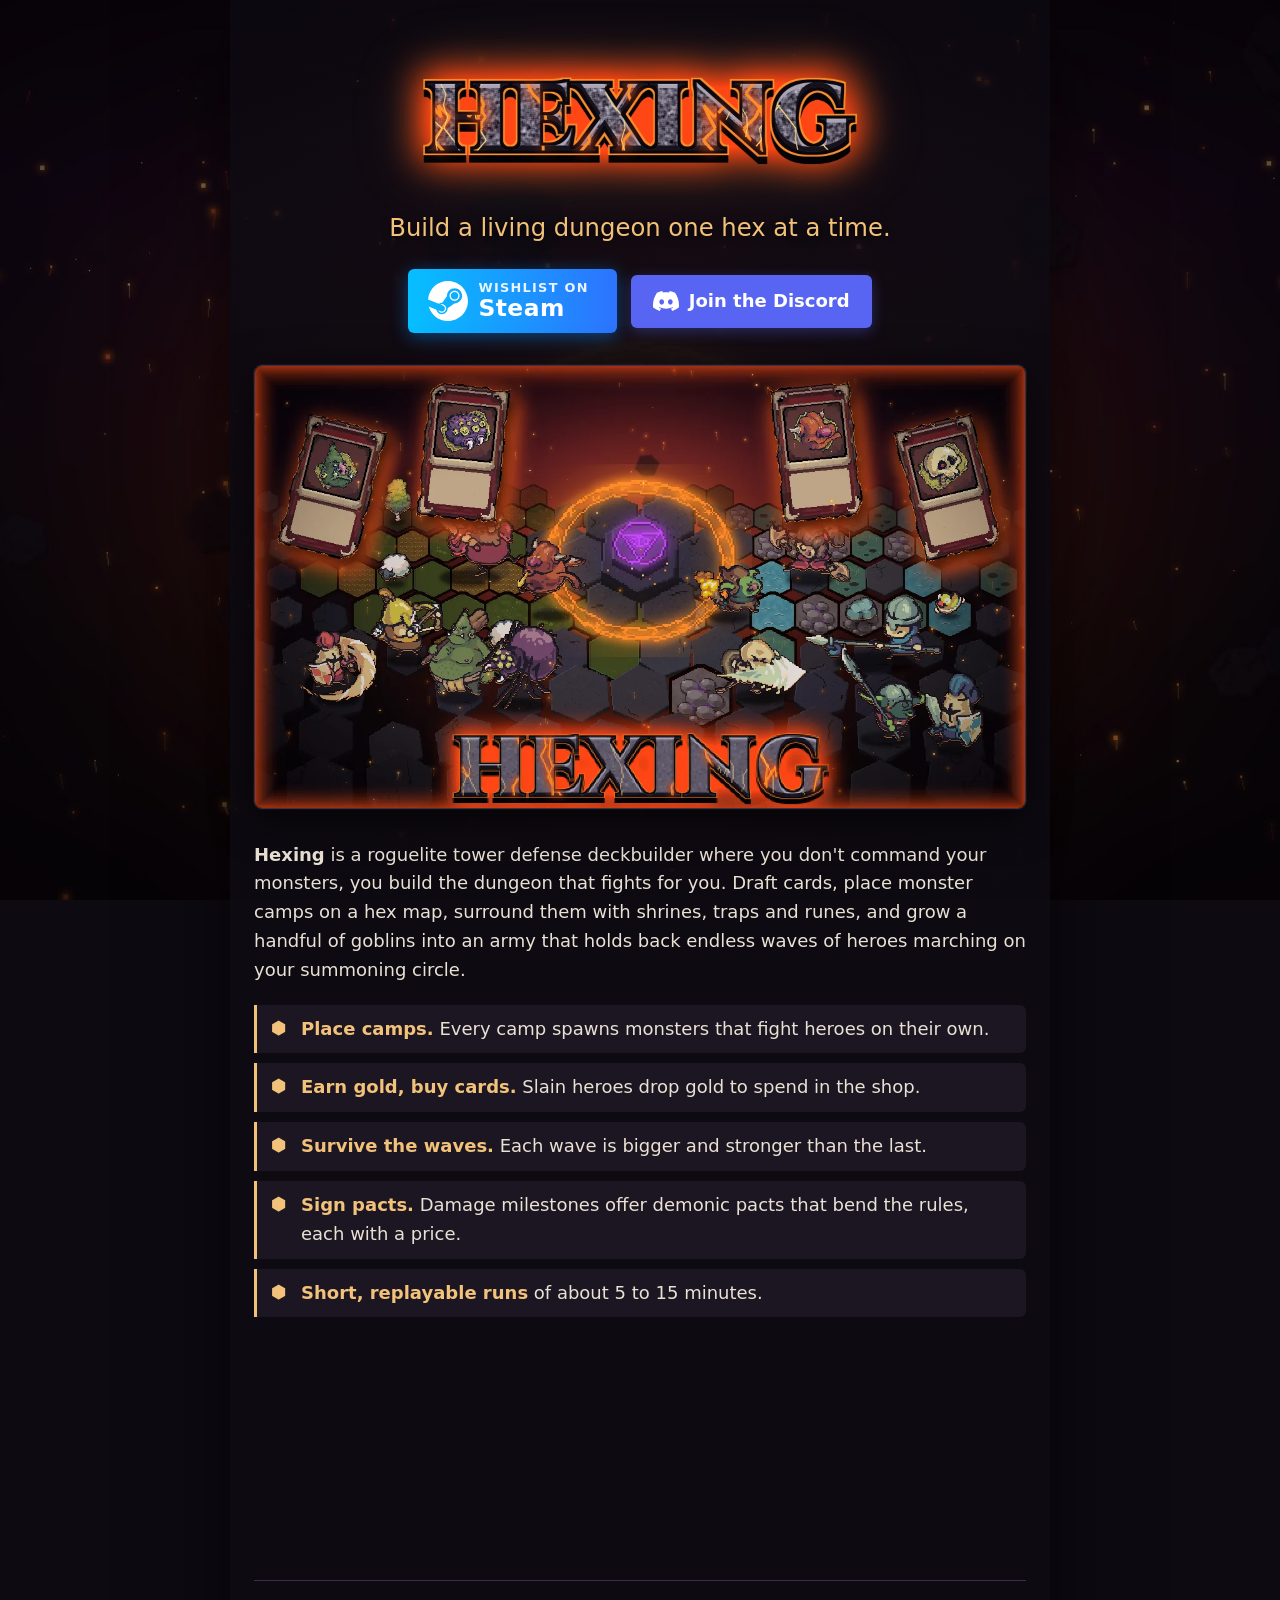
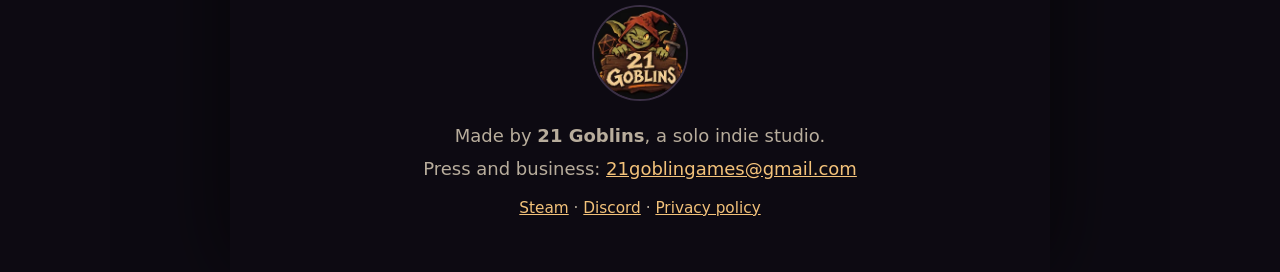
<file: index.html>
<!DOCTYPE html>
<html lang="en">
<head>
<meta charset="utf-8">
<meta name="viewport" content="width=device-width, initial-scale=1">
<title>Hexing by 21 Goblins: a roguelite tower defense deckbuilder</title>
<meta name="description" content="Build a living dungeon one hex at a time. Place monster camps, shrines, and traps, grow a few goblins into an army, and hold back endless hero waves in this roguelite tower defense deckbuilder.">
<link rel="canonical" href="https://21goblingames.github.io/">
<meta name="theme-color" content="#0d0a12">
<meta property="og:type" content="website">
<meta property="og:site_name" content="21 Goblins">
<meta property="og:title" content="Hexing: a roguelite tower defense deckbuilder">
<meta property="og:description" content="Build a living dungeon one hex at a time. Wishlist Hexing on Steam.">
<meta property="og:image" content="https://21goblingames.github.io/img/og.jpg">
<meta property="og:image:width" content="920">
<meta property="og:image:height" content="430">
<meta property="og:url" content="https://21goblingames.github.io/">
<meta name="twitter:card" content="summary_large_image">
<meta name="twitter:image" content="https://21goblingames.github.io/img/og.jpg">
<link rel="icon" type="image/png" href="img/favicon.png">
<link rel="apple-touch-icon" href="img/apple-touch-icon.png">
<link rel="preload" as="image" href="img/hexing-logo.webp" fetchpriority="high">
<link rel="stylesheet" href="style.css">
<script type="application/ld+json">
{"@context":"https://schema.org","@type":"VideoGame","name":"Hexing","url":"https://21goblingames.github.io/","image":"https://21goblingames.github.io/img/og.jpg","description":"A roguelite tower defense deckbuilder: build a living dungeon one hex at a time.","genre":["Roguelite","Tower defense","Deckbuilder"],"gamePlatform":"PC","operatingSystem":"Windows","author":{"@type":"Organization","name":"21 Goblins","email":"21goblingames@gmail.com"},"sameAs":["https://store.steampowered.com/app/4998470/Hexing/","https://21goblingames.github.io/discord"]}
</script>
</head>
<body>
<main>
  <header class="hero">
    <h1><img class="logo" src="img/hexing-logo.webp" alt="Hexing" width="1040" height="333" fetchpriority="high"></h1>
    <p class="tagline">Build a living dungeon one hex at a time.</p>
    <div class="buttons">
      <a class="btn steam" href="https://store.steampowered.com/app/4998470/Hexing/" aria-label="Wishlist Hexing on Steam"><img src="img/steam.svg" alt="" width="40" height="40"><span><small>Wishlist on </small>Steam</span></a>
      <a class="btn discord" href="https://21goblingames.github.io/discord"><img src="img/discord.svg" alt="" width="26" height="26">Join the Discord</a>
    </div>
  </header>

  <img class="capsule" src="img/main-capsule.webp" alt="The Hexing board: monster camps and heroes fighting on a hex map around the summoning circle" width="1232" height="706" decoding="async">

  <section>
    <p class="lead"><strong>Hexing</strong> is a roguelite tower defense deckbuilder where you don't command your monsters, you build the dungeon that fights for you. Draft cards, place monster camps on a hex map, surround them with shrines, traps and runes, and grow a handful of goblins into an army that holds back endless waves of heroes marching on your summoning circle.</p>
    <ul class="features">
      <li><strong>Place camps.</strong> Every camp spawns monsters that fight heroes on their own.</li>
      <li><strong>Earn gold, buy cards.</strong> Slain heroes drop gold to spend in the shop.</li>
      <li><strong>Survive the waves.</strong> Each wave is bigger and stronger than the last.</li>
      <li><strong>Sign pacts.</strong> Damage milestones offer demonic pacts that bend the rules, each with a price.</li>
      <li><strong>Short, replayable runs</strong> of about 5 to 15 minutes.</li>
    </ul>
  </section>

  <section class="widget">
    <iframe src="https://store.steampowered.com/widget/4998470/" title="Hexing on Steam" width="646" height="190" loading="lazy"></iframe>
  </section>

  <footer>
    <img class="studio" src="img/21goblins.webp" alt="21 Goblins" width="96" height="96" loading="lazy">
    <p>Made by <strong>21 Goblins</strong>, a solo indie studio.</p>
    <p>Press and business: <a href="mailto:21goblingames@gmail.com">21goblingames@gmail.com</a></p>
    <p class="small"><a href="https://store.steampowered.com/app/4998470/Hexing/">Steam</a> · <a href="https://21goblingames.github.io/discord">Discord</a> · <a href="https://21goblingames.github.io/hexing-privacy/">Privacy policy</a></p>
  </footer>
</main>
</body>
</html>
</file>
<file: style.css>
* { box-sizing: border-box; }
html { background: #0d0a12 url("img/background.jpg") center top / cover fixed; }
body {
  margin: 0;
  color: #e9e1d4;
  font: 18px/1.6 system-ui, "Segoe UI", Roboto, sans-serif;
  -webkit-font-smoothing: antialiased;
}
main {
  max-width: 820px;
  margin: 0 auto;
  padding: 32px 24px 48px;
  background: linear-gradient(180deg, rgba(13, 10, 18, .6), rgba(13, 10, 18, .88) 320px);
  min-height: 100vh;
  box-shadow: 0 0 80px rgba(0, 0, 0, .6);
}
.hero { text-align: center; animation: rise .7s ease-out both; }
h1 { margin: 0; line-height: 0; }
.logo {
  width: min(520px, 90%);
  height: auto;
  filter: drop-shadow(0 0 24px rgba(243, 194, 122, .25)) drop-shadow(0 4px 8px rgba(0, 0, 0, .7));
}
.tagline {
  font-size: 1.35em;
  margin: 10px 0 22px;
  color: #f3c27a;
  text-wrap: balance;
  text-shadow: 0 2px 8px rgba(0, 0, 0, .8);
}
.buttons { display: flex; gap: 14px; justify-content: center; align-items: center; flex-wrap: wrap; }
.btn {
  display: inline-flex;
  align-items: center;
  gap: 10px;
  padding: 12px 22px;
  border-radius: 6px;
  color: #fff;
  font-weight: 700;
  text-decoration: none;
  transition: transform .12s, filter .12s, box-shadow .12s;
}
.btn img { width: 26px; height: 26px; filter: invert(1); }
.btn:hover { filter: brightness(1.12); transform: translateY(-2px); }
.btn:focus-visible, a:focus-visible { outline: 3px solid #f3c27a; outline-offset: 3px; }
.btn.steam {
  padding: 12px 28px 12px 20px;
  background: linear-gradient(90deg, #06bfff, #2d73ff);
  box-shadow: 0 4px 18px rgba(6, 140, 255, .45);
  font-size: 1.3em;
  line-height: 1.1;
}
.btn.steam img { width: 40px; height: 40px; }
.btn.steam span { display: flex; flex-direction: column; text-align: left; letter-spacing: .02em; }
.btn.steam small { font-size: .55em; font-weight: 600; text-transform: uppercase; letter-spacing: .1em; opacity: .9; }
.btn.steam:hover { box-shadow: 0 6px 24px rgba(6, 140, 255, .65); }
.btn.discord { background: #5865f2; box-shadow: 0 4px 14px rgba(88, 101, 242, .35); }
.capsule {
  display: block;
  width: 100%;
  height: auto;
  margin: 32px 0;
  border-radius: 8px;
  border: 1px solid #3a2f44;
  box-shadow: 0 10px 40px rgba(0, 0, 0, .65), 0 0 0 1px rgba(243, 194, 122, .08);
  animation: rise .7s .15s ease-out both;
}
.lead { margin-top: 0; }
.features { list-style: none; padding: 0; margin: 20px 0; }
.features li {
  position: relative;
  margin: 10px 0;
  padding: 10px 14px 10px 44px;
  background: rgba(58, 47, 68, .35);
  border-left: 3px solid #f3c27a;
  border-radius: 0 6px 6px 0;
}
.features li::before {
  content: "\2B22";
  position: absolute;
  left: 14px;
  top: 9px;
  color: #f3c27a;
}
.features strong { color: #f3c27a; }
.widget { text-align: center; margin: 32px 0; }
.widget iframe { max-width: 100%; border: 0; }
footer { text-align: center; border-top: 1px solid #3a2f44; padding-top: 24px; color: #b8ad9c; }
footer p { margin: 4px 0; }
.studio { width: 96px; height: 96px; object-fit: cover; border-radius: 50%; margin-bottom: 8px; border: 2px solid #3a2f44; }
.small { font-size: 0.85em; margin-top: 12px !important; }
a { color: #f3c27a; }
a:hover { color: #ffd9a0; }
@keyframes rise { from { opacity: 0; transform: translateY(12px); } }
@media (max-width: 560px) {
  body { font-size: 16px; }
  main { padding: 20px 16px 36px; }
}
/* fixed backgrounds jank or don't work on touch devices */
@media (hover: none) { html { background-attachment: scroll; } }
@media (prefers-reduced-motion: reduce) {
  *, *::before { animation: none !important; transition: none !important; }
}
</file>
